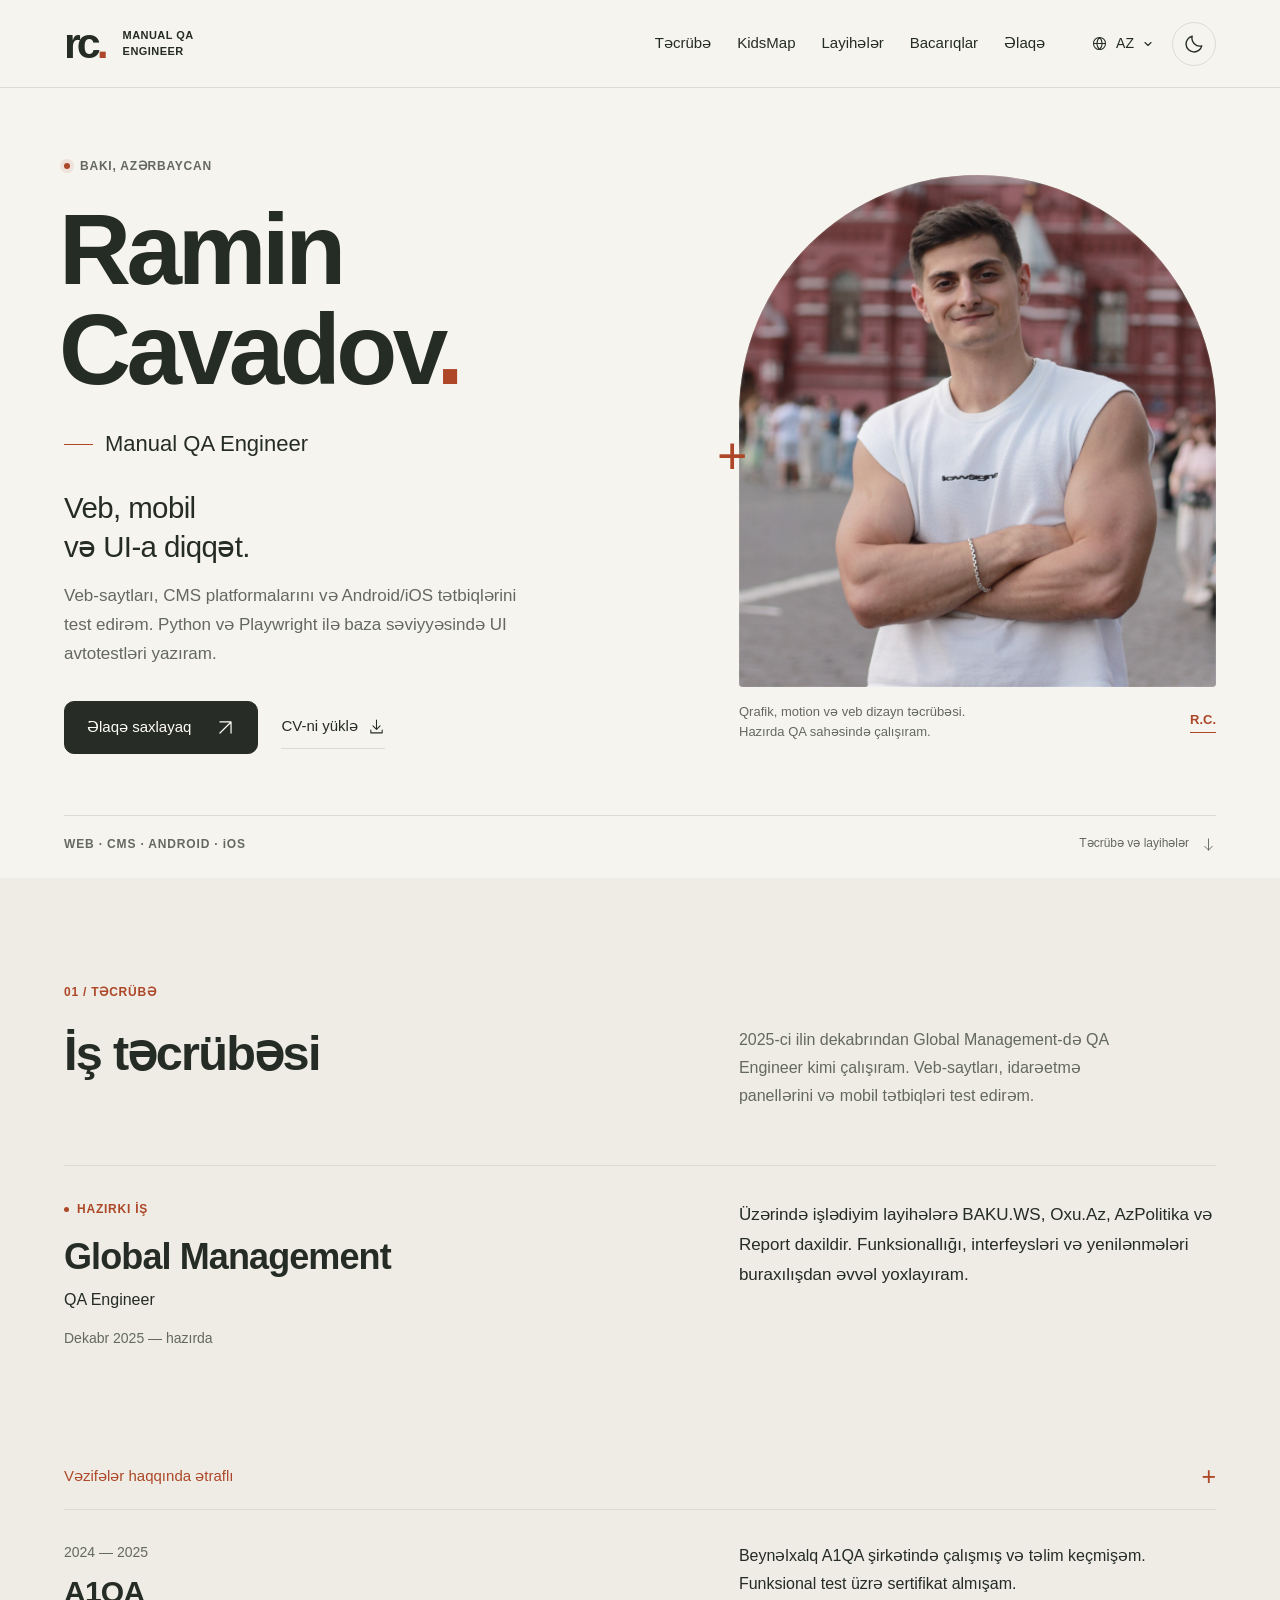
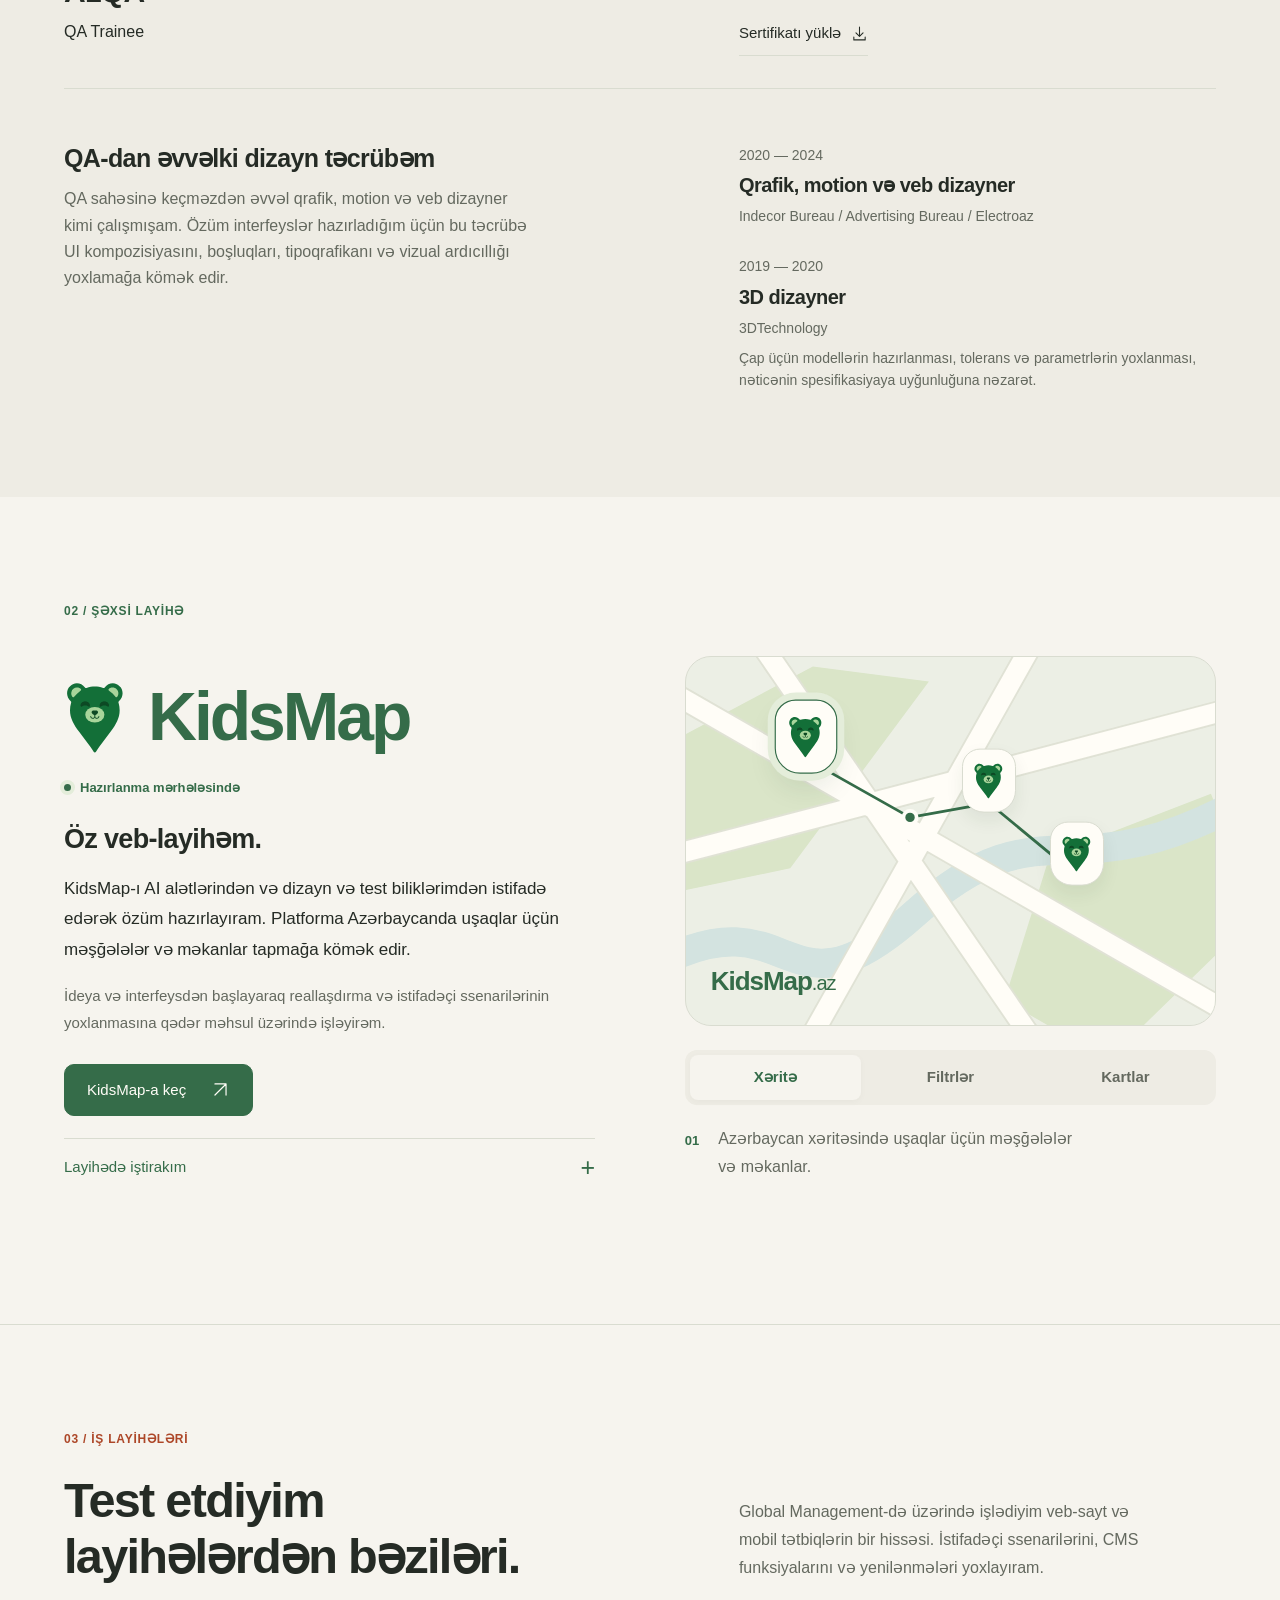
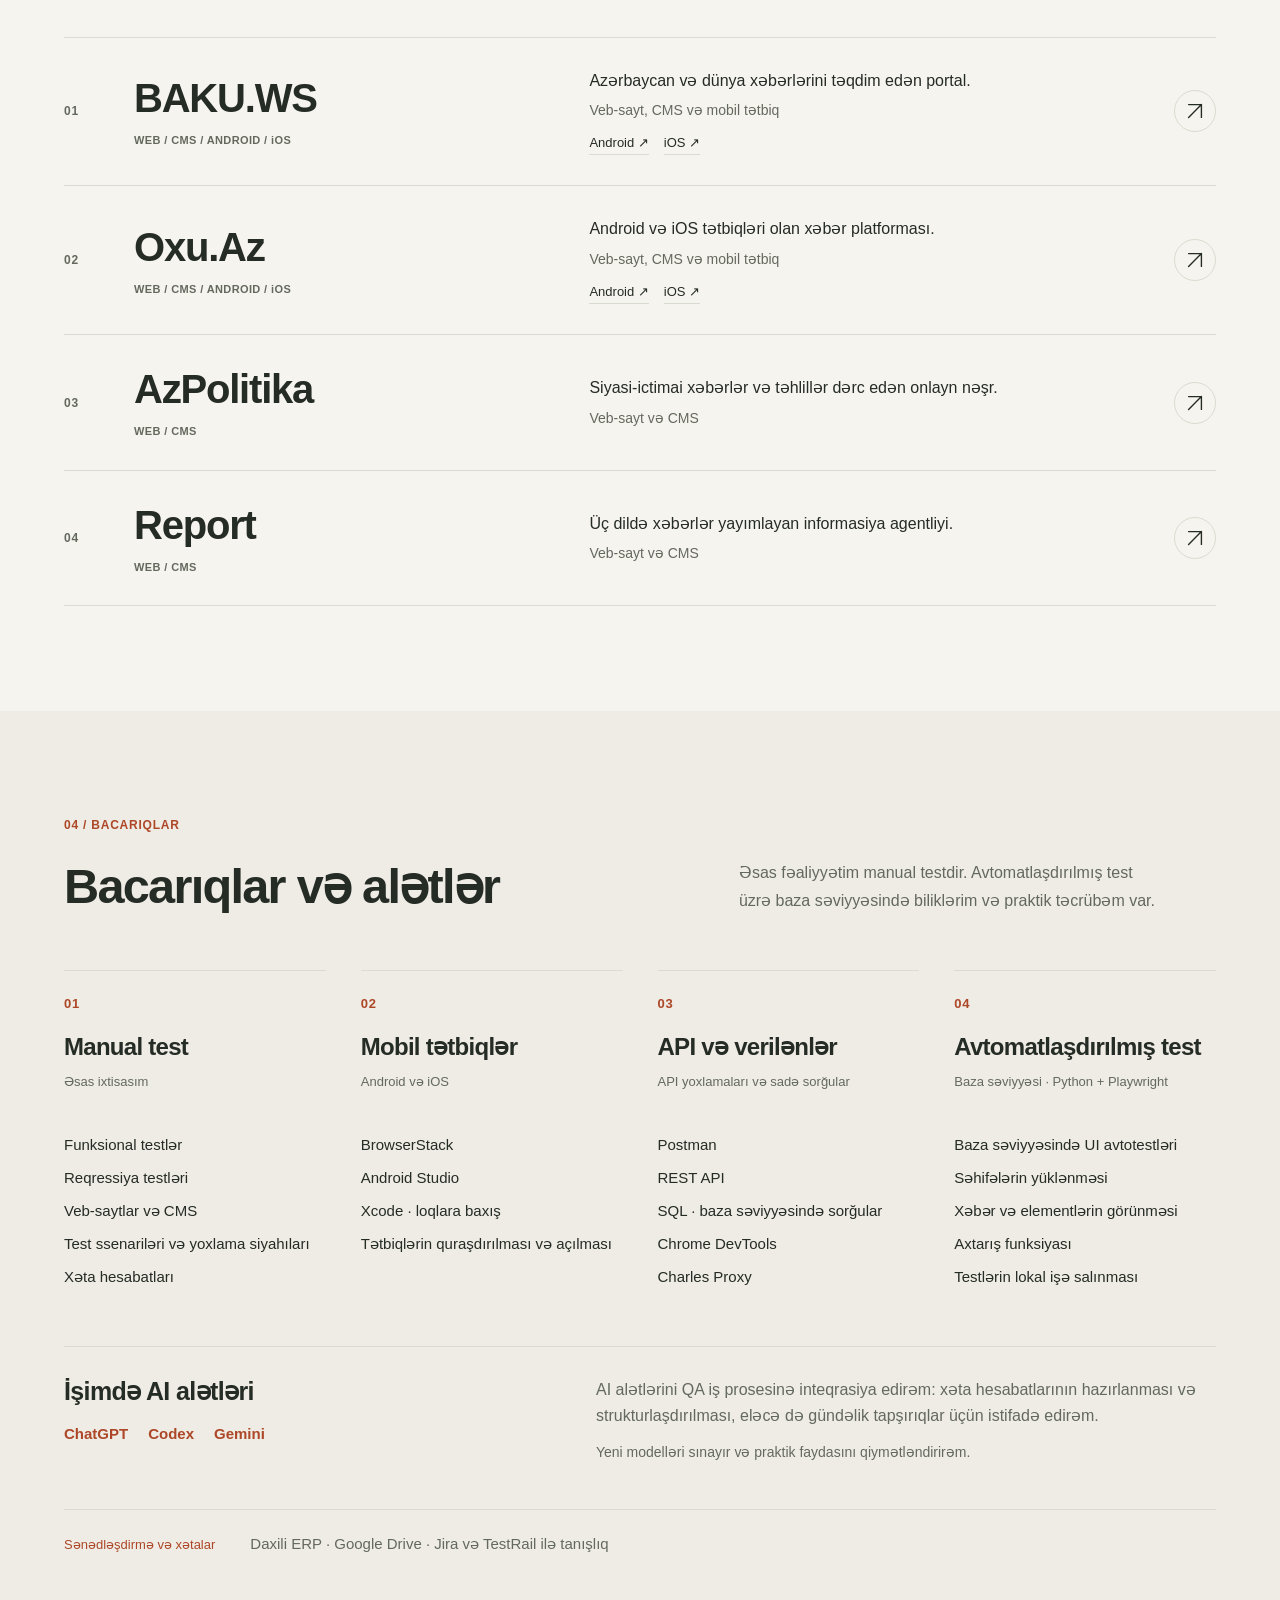
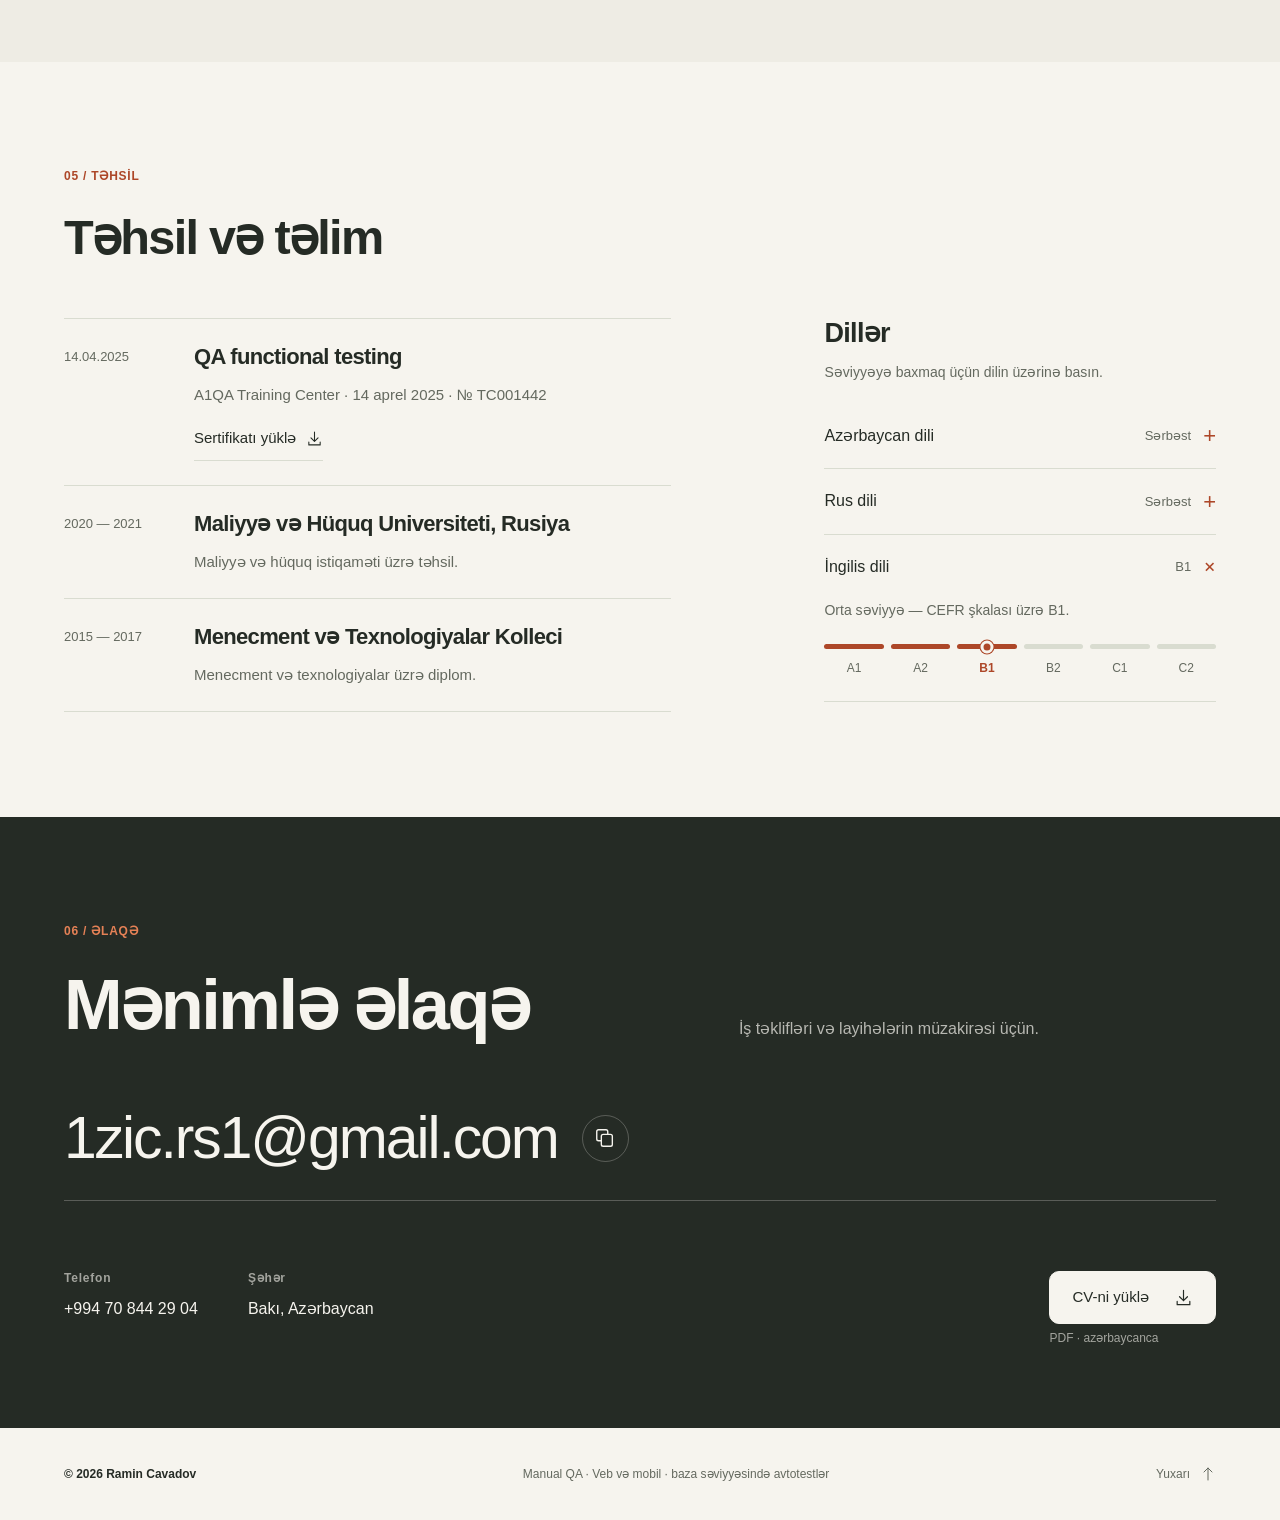
<file: index.html>
<!doctype html>
<html lang="az" data-theme="light">
<head>
  <meta charset="utf-8">
  <meta name="viewport" content="width=device-width, initial-scale=1">
  <meta name="theme-color" content="#f6f4ee">
  <meta name="description" content="Ramin Cavadov — Bakıda Manual QA Engineer. Veb-saytların, CMS və Android/iOS tətbiqlərinin test edilməsi. Python və Playwright ilə baza səviyyəsində avtomatlaşdırma.">
  <meta property="og:title" content="Ramin Cavadov — Manual QA Engineer">
  <meta property="og:description" content="Ramin Cavadov — Bakıda Manual QA Engineer. Veb-saytların, CMS və Android/iOS tətbiqlərinin test edilməsi. Python və Playwright ilə baza səviyyəsində avtomatlaşdırma.">
  <meta property="og:type" content="profile">
  <meta name="color-scheme" content="light dark">
  <title>Ramin Cavadov — Manual QA Engineer</title>
  <link rel="icon" href="assets/favicon.svg" type="image/svg+xml">
  <link rel="preload" href="assets/portrait.jpg" as="image">
  <link rel="stylesheet" href="styles.css">
  <script>
    try { const saved = localStorage.getItem('ramin-theme'); if (saved === 'dark' || saved === 'light') document.documentElement.dataset.theme = saved; } catch (_) {}
  </script>
  <script src="content.js" defer></script>
  <script src="app.js" defer></script>
</head>
<body>
  <a class="skip-link" href="#main">Məzmuna keç</a>
  <div class="reading-progress" aria-hidden="true"></div>
  <header class="site-header">
    <a class="wordmark" href="#home" aria-label="Ramin Cavadov — Səhifənin əvvəlinə"><span class="monogram">rc<span>.</span></span><span class="wordmark-caption">MANUAL QA ENGINEER</span></a>
    <nav id="primary-nav" aria-label="Əsas naviqasiya"></nav>
    <div class="header-tools">
      <details class="language-picker">
        <summary aria-label="Dil seçin"><svg viewBox="0 0 24 24" fill="none" aria-hidden="true"><circle cx="12" cy="12" r="8.5"/><path d="M3.5 12h17M12 3.5c5 5 5 12 0 17-5-5-5-12 0-17Z"/></svg><span class="current-language">AZ</span><svg class="chevron" viewBox="0 0 16 16" fill="none" aria-hidden="true"><path d="m4 6 4 4 4-4"/></svg></summary>
        <div class="language-options" aria-label="Dil seçin">
          <button type="button" data-lang="ru" lang="ru">Русский<span>RU</span></button>
          <button type="button" data-lang="en" lang="en">English<span>EN</span></button>
          <button type="button" data-lang="az" lang="az">Azərbaycanca<span>AZ</span></button>
        </div>
      </details>
      <button class="theme-toggle icon-button" type="button" aria-label="Qaranlıq mövzuya keç"><svg class="sun" viewBox="0 0 24 24" fill="none" aria-hidden="true"><circle cx="12" cy="12" r="4"/><path d="M12 2v2m0 16v2M2 12h2m16 0h2M5 5l1.5 1.5m11 11L19 19M5 19l1.5-1.5m11-11L19 5"/></svg><svg class="moon" viewBox="0 0 24 24" fill="none" aria-hidden="true"><path d="M20.5 14A8.7 8.7 0 0 1 10 3.5 8.7 8.7 0 1 0 20.5 14Z"/></svg></button>
      <button class="menu-toggle icon-button" type="button" aria-controls="primary-nav" aria-expanded="false" aria-label="Menyunu aç"><span></span><span></span></button>
    </div>
  </header>
  <main id="main" tabindex="-1">
    <noscript><div class="no-script"><h1>Ramin Cavadov</h1><p>Manual QA Engineer · Bakı, Azərbaycan</p><p>Web, CMS, Android / iOS · Python + Playwright</p><p><a href="mailto:1zic.rs1@gmail.com">1zic.rs1@gmail.com</a> · <a href="tel:+994708442904">+994 70 844 29 04</a></p><p>CV: <a href="downloads/Ramin-Cavadov-CV-RU.pdf">Русский</a> · <a href="downloads/Ramin-Cavadov-CV-EN.pdf">English</a> · <a href="downloads/Ramin-Cavadov-CV-AZ.pdf">Azərbaycanca</a></p></div></noscript>
  </main>
  <footer class="site-footer"></footer>
  <p id="announcer" class="sr-only" aria-live="polite" aria-atomic="true"></p>
</body>
</html>
</file>
<file: styles.css>
@charset "UTF-8";
:root{--paper:#f6f4ee;--paper-alt:#eeece4;--ink:#252b25;--muted:#64695f;--line:#d9dcd0;--accent:#ad4728;--accent-bright:#e58156;--button:#272d26;--button-text:#fffdf7;--photo-bg:#d7d5c9;--header:rgba(246,244,238,.94);--gap:clamp(24px,5vw,80px);--ease:cubic-bezier(.2,.7,.25,1);color-scheme:light}
:root[data-theme="dark"]{--paper:#1b201c;--paper-alt:#222922;--ink:#eeeede;--muted:#adb6a7;--line:#3b453a;--accent:#efa17d;--accent-bright:#e58156;--button:#eeeede;--button-text:#20271f;--photo-bg:#343c30;--header:rgba(27,32,28,.94);color-scheme:dark}
*,*::before,*::after{box-sizing:border-box}
html{scroll-behavior:smooth;scroll-padding-top:115px}
body{margin:0;background:var(--paper);color:var(--ink);font-family:Arial,"Helvetica Neue",sans-serif;-webkit-font-smoothing:antialiased;line-height:1.6;transition:background .35s,color .35s}
::selection{background:var(--accent);color:var(--paper)}
a{color:inherit;text-decoration:none}button,summary,a{-webkit-tap-highlight-color:transparent}button{font:inherit;color:inherit;cursor:pointer}button:disabled{cursor:default}button,summary{touch-action:manipulation}
button:focus-visible,a:focus-visible,summary:focus-visible{outline:2px solid var(--accent);outline-offset:6px;border-radius:2px}
h1,h2,h3,h4,p,figure{margin:0}h1,h2,h3,h4{font-weight:500;line-height:1.08;letter-spacing:-.045em}img{display:block;max-width:100%}ul{margin:0;padding:0;list-style:none}
svg{width:22px;height:22px;stroke:currentColor;stroke-width:1.5;stroke-linecap:round;stroke-linejoin:round;flex:none}
.sr-only{position:absolute;width:1px;height:1px;padding:0;margin:-1px;overflow:hidden;clip:rect(0,0,0,0);white-space:nowrap;border:0}
.skip-link{position:fixed;left:20px;top:12px;z-index:50;transform:translateY(-160%);padding:12px 20px;background:var(--ink);color:var(--paper)}.skip-link:focus{transform:none}
.reading-progress{position:fixed;inset:0 auto auto 0;width:100%;height:3px;background:var(--accent-bright);z-index:40;transform:scaleX(0);transform-origin:left;pointer-events:none}
.site-header{height:88px;padding:0 var(--gap);display:flex;align-items:center;justify-content:space-between;gap:28px;background:var(--header);backdrop-filter:blur(15px);position:sticky;top:0;z-index:30;border-bottom:1px solid var(--line)}
.wordmark{display:flex;align-items:center;gap:18px;flex-shrink:0}.monogram{font-size:43px;font-weight:700;letter-spacing:-4px;line-height:1}.monogram>span{color:var(--accent)}
.wordmark-caption,.eyebrow,.micro,.date,.tag,.project-platforms,.section-number{font-family:"Courier New",monospace;font-size:11px;font-weight:500;line-height:1.5;letter-spacing:.1em}.wordmark-caption{font-size:10px;max-width:100px;line-height:1.4}
#primary-nav{display:flex;align-items:center;gap:30px;margin-left:auto;margin-right:28px}#primary-nav>a{font-size:13px;position:relative;padding:14px 0}#primary-nav>a::after{content:"";position:absolute;bottom:8px;left:0;right:0;height:1px;background:var(--accent);transform:scaleX(0);transform-origin:left;transition:transform .25s}#primary-nav>a:hover::after,#primary-nav>a.active::after{transform:scaleX(1)}
.header-tools{display:flex;align-items:center;gap:18px}.icon-button{width:44px;height:44px;display:grid;place-items:center;border:0;background:transparent;border-radius:50%;transition:background .2s}.icon-button:hover{background:var(--paper-alt)}
.theme-toggle{position:relative;border:1px solid var(--line);overflow:hidden}.theme-toggle svg{position:absolute;transition:transform .4s var(--ease),opacity .3s}.theme-toggle .sun{opacity:0;transform:rotate(-90deg) scale(.4)}.theme-toggle .moon{opacity:1;transform:rotate(0) scale(1)}[data-theme="dark"] .theme-toggle .sun{opacity:1;transform:rotate(0) scale(1)}[data-theme="dark"] .theme-toggle .moon{opacity:0;transform:rotate(90deg) scale(.4)}
.language-picker{position:relative}.language-picker summary{display:flex;align-items:center;gap:8px;cursor:pointer;list-style:none;font-size:12px;min-height:44px}.language-picker summary::-webkit-details-marker{display:none}.language-picker summary>svg:first-child{width:17px;height:17px}.chevron{width:12px;height:12px;transition:transform .2s}.language-picker[open] .chevron{transform:rotate(180deg)}.language-options{position:absolute;right:-12px;top:calc(100% + 13px);width:190px;padding:8px;border:1px solid var(--line);background:var(--paper);box-shadow:0 10px 35px #00000012;border-radius:8px;animation:drop-in .2s var(--ease)}.language-options button{background:transparent;border:0;display:flex;justify-content:space-between;width:100%;padding:12px;font-size:13px;text-align:left;border-radius:4px;gap:12px}.language-options button>span{font-size:10px;opacity:.6}.language-options button:hover,.language-options button[aria-pressed="true"]{background:var(--paper-alt);color:var(--accent)}
.menu-toggle{display:none}
.hero{position:relative;min-height:min(790px,calc(100svh - 88px));padding:55px var(--gap) 24px;display:flex;flex-direction:column;justify-content:space-between;overflow:hidden}
.hero-grid{display:grid;grid-template-columns:1.2fr 1fr;align-items:center;gap:clamp(40px,8vw,125px);max-width:1480px;width:100%;margin:auto}.hero-copy{padding:10px 0 30px}.hero .eyebrow{display:flex;align-items:center;gap:10px;color:var(--muted);margin-bottom:25px}.location-dot{display:inline-block;width:6px;height:6px;border-radius:50%;background:var(--accent);box-shadow:0 0 0 4px color-mix(in srgb,var(--accent) 10%,transparent)}
.hero h1{font-size:clamp(64px,7.8vw,120px);letter-spacing:-.075em;line-height:.94;font-weight:500;margin-left:-5px}.hero h1>span{display:block}.accent-dot{color:var(--accent);display:inline}.hero-role{font-size:20px;letter-spacing:-.025em;margin-top:27px;display:flex;align-items:center;gap:12px}.hero-role::before{content:"";display:block;width:29px;height:1px;background:var(--accent)}.hero-statement{font-size:clamp(20px,2.1vw,28px);letter-spacing:-.035em;line-height:1.35;margin-top:25px;max-width:530px}.hero-intro{font-size:15px;max-width:415px;color:var(--muted);margin-top:15px;line-height:1.65}
.hero-actions{display:flex;gap:23px;align-items:center;margin-top:32px;flex-wrap:wrap}.button{display:inline-flex;gap:25px;align-items:center;justify-content:center;min-height:53px;padding:13px 23px;border:1px solid var(--button);background:var(--button);color:var(--button-text);font-size:13px;border-radius:3px;position:relative;overflow:hidden;transition:transform .25s var(--ease),background .25s,border-color .25s}.button svg{width:19px;height:19px;transition:transform .25s}.button:hover{transform:translateY(-3px);background:var(--accent);border-color:var(--accent);color:var(--paper)}.button:hover svg{transform:translate(2px,-2px)}.button.download:hover svg{transform:translateY(3px)}.text-link{display:inline-flex;align-items:center;gap:10px;min-height:44px;border-bottom:1px solid var(--line);font-size:13px;transition:border-color .2s}.text-link:hover{border-color:var(--accent);color:var(--accent)}.text-link svg{width:17px;height:17px}.download-wrap{display:flex;align-items:center;gap:14px}.download-note{font-size:10px;color:var(--muted);margin-top:5px}
.hero-visual{position:relative;max-width:500px;width:100%;justify-self:end;margin-bottom:15px}.portrait-frame{overflow:hidden;border-radius:250px 250px 4px 4px;background:var(--photo-bg);height:clamp(380px,40vw,570px);position:relative}.portrait-frame img{width:100%;height:100%;object-fit:cover;object-position:50% 44%;filter:saturate(.78);transition:transform 1.2s var(--ease)}.portrait-frame:hover img{transform:scale(1.035)}.portrait-frame::after{content:"";position:absolute;inset:0;box-shadow:inset 0 0 0 1px #ffffff15;border-radius:inherit;pointer-events:none}.portrait-cross{position:absolute;left:-22px;top:45%;font-size:52px;color:var(--accent);font-weight:300;line-height:1;z-index:1}.portrait-caption{display:flex;justify-content:space-between;align-items:center;padding:15px 0 0;font-size:11px;line-height:1.5;color:var(--muted);gap:20px}.portrait-caption>span:last-child{color:var(--accent);font-family:"Courier New",monospace;font-size:11px;border-bottom:1px solid var(--accent);padding-bottom:3px}
.hero-bottom{display:flex;justify-content:space-between;align-items:center;gap:20px;margin-top:28px;border-top:1px solid var(--line);padding-top:18px;color:var(--muted)}.hero-bottom>a{font-size:11px;display:flex;gap:12px;align-items:center}.hero-bottom svg{width:15px;height:15px}
.section{padding:105px var(--gap);scroll-margin-top:20px}.section-inner{max-width:1480px;margin:0 auto}.section-heading{display:grid;grid-template-columns:1.2fr 1fr;column-gap:clamp(40px,8vw,125px);margin-bottom:52px}.section-heading .eyebrow{grid-column:1/-1;margin-bottom:25px;color:var(--accent)}.section h2{font-size:clamp(34px,3.6vw,58px);line-height:1.12;max-width:780px;letter-spacing:-.055em}.section-heading>p:last-child{color:var(--muted);max-width:420px;align-self:end;font-size:15px;line-height:1.75;padding-bottom:3px}.experience-section{background:var(--paper-alt)}
.job{display:grid;grid-template-columns:1.2fr 1fr;gap:clamp(40px,8vw,125px);padding:34px 0 0;border-top:1px solid var(--line)}.tag{display:flex;align-items:center;gap:8px;color:var(--accent);font-size:10px}.tag::before{content:"";width:5px;height:5px;border-radius:50%;background:var(--accent)}.job h3{font-size:36px;margin-top:18px;letter-spacing:-.04em}.job-role{margin-top:10px;font-size:16px}.date{color:var(--muted);letter-spacing:.03em;margin-top:15px}.job-summary{font-size:16px;line-height:1.75}.job-details{grid-column:1/-1;border-bottom:1px solid var(--line);margin-top:-8px}.job-details>summary{display:flex;gap:12px;justify-content:space-between;align-items:center;cursor:pointer;list-style:none;font-size:13px;padding:20px 0;color:var(--accent);min-height:56px}.job-details summary::-webkit-details-marker{display:none}.detail-symbol{font-size:25px;line-height:1;font-weight:300;transition:transform .25s}.job-details[open] .detail-symbol{transform:rotate(45deg)}.responsibilities{display:grid;grid-template-columns:1fr 1fr;gap:20px 55px;padding:4px 0 32px}.responsibilities li{padding-left:19px;position:relative;font-size:14px;line-height:1.75;color:var(--muted)}.responsibilities li::before{content:"";position:absolute;left:0;top:11px;width:5px;height:5px;background:var(--accent);border-radius:50%}
.previous-block{display:grid;grid-template-columns:1.2fr 1fr;gap:clamp(40px,8vw,125px);margin-top:55px}.previous-block h3{font-size:22px}.previous-block>div:first-child>p{font-size:14px;color:var(--muted);max-width:410px;margin-top:14px}.previous-job+.previous-job{margin-top:28px}.previous-job .date{margin-top:0;margin-bottom:8px}.previous-job h4{font-size:18px;letter-spacing:-.025em}.previous-job p{font-size:12px;color:var(--muted);line-height:1.6;margin-top:8px}
.project-row{display:grid;grid-template-columns:45px 1fr 1.3fr 42px;gap:25px;align-items:center;padding:30px 0;border-top:1px solid var(--line);position:relative;transition:padding .3s var(--ease)}.project-row:last-child{border-bottom:1px solid var(--line)}.project-row:hover{padding-left:12px;padding-right:12px}.section-number{color:var(--muted);font-size:10px}.project-name{font-size:40px;letter-spacing:-.06em;font-weight:600;line-height:1.2;display:inline-block}.project-name:hover{color:var(--accent)}.project-platforms{font-size:9px;color:var(--muted);letter-spacing:.045em;margin-top:10px}.project-description{font-size:14px}.project-scope{font-size:12px;color:var(--muted);margin-top:5px}.project-links{display:flex;gap:15px;margin-top:9px;font-size:11px}.project-links a{border-bottom:1px solid var(--line);line-height:1.8}.project-links a:hover{border-color:var(--accent);color:var(--accent)}.project-arrow{width:42px;height:42px;display:grid;place-items:center;border:1px solid var(--line);border-radius:50%;transition:background .25s,transform .25s}.project-arrow:hover{background:var(--accent);color:var(--paper);border-color:var(--accent);transform:rotate(5deg)}
.skills-section{background:var(--paper-alt)}.skills-grid{display:grid;grid-template-columns:repeat(4,1fr);gap:35px}.skill-group{border-top:1px solid var(--line);padding-top:22px}.skill-index{color:var(--accent);font-size:12px;font-family:"Courier New",monospace;display:block;margin-bottom:18px}.skill-group h3{font-size:22px;letter-spacing:-.03em;line-height:1.2}.skill-note{font-size:11px;color:var(--muted);min-height:34px;margin:10px 0 19px}.skill-group ul li{font-size:13px;margin:9px 0;line-height:1.6}.workflow{display:flex;gap:35px;border-top:1px solid var(--line);margin-top:45px;padding-top:22px;align-items:baseline}.workflow>span{font-size:11px;white-space:nowrap;color:var(--accent)}.workflow p{font-size:13px;color:var(--muted)}
.education-layout{display:grid;grid-template-columns:1.55fr 1fr;gap:clamp(50px,12vw,185px)}.education-row{display:grid;grid-template-columns:105px 1fr;gap:25px;padding:24px 0;border-top:1px solid var(--line)}.education-row:last-child{border-bottom:1px solid var(--line)}.education-row .date{margin-top:3px;font-size:10px}.education-row h3{font-size:20px;line-height:1.3;letter-spacing:-.03em}.education-row p{font-size:13px;color:var(--muted);margin-top:10px;line-height:1.7}.languages h3{font-size:24px;margin-bottom:28px}.language-row{display:flex;justify-content:space-between;gap:15px;border-bottom:1px solid var(--line);padding:17px 0;font-size:14px}.language-row>span:last-child{color:var(--muted);font-size:12px}
.contact-section{background:var(--ink);color:var(--paper);padding-bottom:80px}.contact-section .section-heading{margin-bottom:55px}.contact-section .eyebrow{color:var(--accent-bright)}.contact-section h2{font-size:clamp(46px,5.5vw,86px)}.contact-section .section-heading>p:last-child{color:var(--paper);opacity:.7;max-width:320px}.contact-section .button{--button:var(--paper);--button-text:var(--ink);margin-top:27px}.contact-section .button:hover{color:#20251f;background:var(--accent-bright);border-color:var(--accent-bright)}.contact-email-row{display:flex;align-items:center;gap:24px;border-bottom:1px solid color-mix(in srgb,var(--paper) 25%,transparent);padding-bottom:25px}.contact-email{font-size:clamp(22px,4.6vw,72px);line-height:1.25;letter-spacing:-.06em;overflow-wrap:anywhere;transition:color .2s}.contact-email:hover{color:var(--accent-bright)}.copy-email{color:var(--paper);border:1px solid color-mix(in srgb,var(--paper) 25%,transparent);flex-shrink:0;width:47px;height:47px}.copy-email:hover{background:color-mix(in srgb,var(--paper) 10%,transparent)}.copy-feedback{min-height:28px;padding-top:6px;color:var(--accent-bright);font-size:12px}.contact-bottom{display:flex;align-items:center;justify-content:space-between;gap:30px;padding-top:15px}.contact-info{display:flex;gap:50px}.contact-info .micro{font-size:10px;opacity:.6;display:block;margin-bottom:9px}.contact-info p,.contact-info a{font-size:14px}.contact-bottom .download-note{color:var(--paper);opacity:.6}
.site-footer{display:flex;align-items:center;justify-content:space-between;padding:24px var(--gap);font-size:11px;color:var(--muted);gap:20px}.site-footer .footer-back{display:flex;align-items:center;gap:10px;min-height:44px}.site-footer svg{width:16px;height:16px}.footer-signature{font-weight:600;color:var(--ink)}
[data-theme="dark"] .contact-section{--paper:#eeeede;--ink:#111711}
.reveal{opacity:1;transform:none}.motion-ready .reveal:not(.is-visible){opacity:0;transform:translateY(24px)}.motion-ready .reveal{transition:opacity .65s var(--ease),transform .65s var(--ease)}.hero-copy>*{animation:hero-in .8s var(--ease) both}.hero-copy>:nth-child(2){animation-delay:.06s}.hero-copy>:nth-child(3){animation-delay:.12s}.hero-copy>:nth-child(4){animation-delay:.18s}.hero-copy>:nth-child(5){animation-delay:.24s}.hero-copy>:nth-child(6){animation-delay:.3s}.hero-visual{animation:portrait-in 1s var(--ease) .15s both}
@keyframes hero-in{from{opacity:0;transform:translateY(22px)}to{opacity:1;transform:none}}@keyframes portrait-in{from{opacity:0;transform:translateY(25px) scale(.97)}to{opacity:1;transform:none}}@keyframes drop-in{from{opacity:0;transform:translateY(-5px)}to{opacity:1;transform:none}}
.no-script{padding:80px var(--gap);max-width:850px}.no-script h1{font-size:64px;margin-bottom:30px}.no-script p{margin:15px 0}.no-script a{text-decoration:underline}
@media(min-width:1700px){.site-header,.site-footer{padding-left:max(var(--gap),calc((100vw - 1480px)/2));padding-right:max(var(--gap),calc((100vw - 1480px)/2))}}
@media(max-width:1150px){#primary-nav{gap:20px;margin-right:12px}.wordmark-caption{display:none}.hero-grid,.section-heading,.job,.previous-block{column-gap:55px}.hero h1{font-size:clamp(65px,8.2vw,100px)}.hero-statement{font-size:22px}.hero-intro{font-size:14px}.hero{padding-top:40px;min-height:690px}.portrait-frame{height:440px}.hero-actions{gap:18px}.skills-grid{gap:24px}.skill-group h3{font-size:19px}.project-row{grid-template-columns:30px .85fr 1.3fr 40px}.project-name{font-size:34px}}
@media(max-width:850px){.site-header{height:76px;gap:20px}.header-tools{gap:12px}#primary-nav{gap:18px;margin-right:0}#primary-nav>a{font-size:12px}.hero-grid{gap:35px}.hero h1{font-size:71px}.hero-statement{font-size:20px}.hero-intro{font-size:13px}.hero .eyebrow{font-size:9px;margin-bottom:22px}.hero-role{font-size:17px}.hero-actions{gap:12px}.button{padding:12px 16px;gap:14px;font-size:12px}.text-link{font-size:12px}.portrait-frame{height:425px}.hero{min-height:650px;padding-top:30px}.hero-bottom .micro{font-size:9px}.section{padding-top:80px;padding-bottom:80px}.section-heading,.job,.previous-block{gap:30px}.section h2{font-size:38px}.section-heading>p:last-child{font-size:13px}.skills-grid{grid-template-columns:1fr 1fr;gap:35px}.skill-note{min-height:0}.skill-group h3{font-size:23px}.project-row{grid-template-columns:25px 1fr 1.2fr 35px;gap:15px}.project-name{font-size:28px}.project-description{font-size:12px}.education-layout{gap:45px;grid-template-columns:1.5fr 1fr}.education-row{grid-template-columns:1fr;gap:8px}.contact-section h2{font-size:55px}.contact-info{gap:30px}.contact-bottom{gap:20px}.contact-info p,.contact-info a{font-size:12px}}
@media(max-width:680px){:root{--gap:24px}html{scroll-padding-top:92px}.site-header{height:72px}.monogram{font-size:38px}.wordmark-caption{display:block;font-size:8px;max-width:78px}.header-tools{gap:11px}.language-picker summary{gap:6px}.language-picker summary>svg:first-child{display:none}.icon-button{width:40px;height:40px}.menu-toggle{display:flex;flex-direction:column;justify-content:center;gap:5px;position:relative}.menu-toggle span{width:18px;height:1px;background:var(--ink);transition:transform .25s}.menu-toggle[aria-expanded="true"] span:first-child{transform:translateY(3px) rotate(45deg)}.menu-toggle[aria-expanded="true"] span:last-child{transform:translateY(-3px) rotate(-45deg)}#primary-nav{display:none;position:absolute;top:71px;left:0;right:0;background:var(--paper);padding:18px var(--gap) 25px;border-bottom:1px solid var(--line);box-shadow:0 15px 20px #00000008;flex-direction:column;align-items:stretch;gap:0}#primary-nav.is-open{display:flex;animation:drop-in .2s}#primary-nav>a{font-size:18px;padding:13px 0}.language-options{top:calc(100% + 12px);right:-60px;z-index:2}.hero{min-height:auto;padding-top:32px}.hero-grid{grid-template-columns:1fr 132px;gap:14px;position:relative;align-items:start}.hero-copy{display:contents}.hero .eyebrow{grid-column:1/-1;margin-bottom:0;font-size:10px;padding:0;animation:none}.hero h1{font-size:clamp(53px,9.8vw,67px);grid-column:1;grid-row:2;line-height:.98;margin-left:-2px;padding:16px 0 6px;align-self:center}.hero-role{grid-column:1/-1;grid-row:3;margin-top:12px;font-size:17px}.hero-statement{grid-column:1/-1;grid-row:4;margin-top:12px;font-size:25px;max-width:390px}.hero-intro{grid-column:1/-1;grid-row:5;font-size:14px;margin-top:0;max-width:410px}.hero-actions{grid-column:1/-1;grid-row:6;margin-top:8px;gap:24px;margin-bottom:16px}.hero-actions .button{font-size:12px;padding:13px 18px;min-height:49px}.hero-actions .text-link{font-size:12px}.hero-visual{grid-column:2;grid-row:2;margin:8px 0 0;align-self:center;width:132px}.portrait-frame{height:172px;border-radius:90px 90px 3px 3px}.portrait-frame img{object-position:50% 40%}.portrait-cross{font-size:30px;left:-11px;top:60%}.portrait-caption{display:none}.hero-bottom{margin-top:25px;padding-top:16px;gap:10px}.hero-bottom .micro{font-size:8px;letter-spacing:.03em}.hero-bottom>a{font-size:0;gap:0}.hero-bottom>a svg{width:18px;height:18px}.section{padding:64px var(--gap)}.section-heading{display:block;margin-bottom:32px}.section-heading .eyebrow{margin-bottom:20px;font-size:10px}.section h2{font-size:36px}.section-heading>p:last-child{margin-top:23px;font-size:14px;max-width:none}.job{display:block;padding-top:25px}.job h3{font-size:31px}.job-role{font-size:15px}.job .date{font-size:11px}.job-summary{font-size:14px;margin-top:24px}.job-details{margin-top:20px}.responsibilities{grid-template-columns:1fr;gap:14px;padding-bottom:25px}.responsibilities li{font-size:13px}.previous-block{display:block;margin-top:35px}.previous-block>div:first-child>p{font-size:13px;margin-bottom:28px}.previous-job h4{font-size:18px}.previous-job+.previous-job{margin-top:25px}.project-row{grid-template-columns:22px 1fr 38px;gap:13px;padding:25px 0}.project-name{font-size:34px}.project-platforms{font-size:8px;margin-top:7px}.project-detail{grid-column:2;grid-row:2}.project-description{font-size:13px}.project-scope{font-size:11px}.project-arrow{grid-column:3;grid-row:1;width:38px;height:38px}.project-row:hover{padding-left:0;padding-right:0}.project-row>.section-number{align-self:center}.project-links{margin-top:11px;gap:20px}.project-links a{min-height:32px;display:inline-flex;align-items:center}.skills-grid{gap:30px 24px}.skill-group{padding-top:18px}.skill-group h3{font-size:19px}.skill-group ul li{font-size:12px}.skill-index{margin-bottom:12px}.skill-note{font-size:10px;line-height:1.7;margin:10px 0 15px}.workflow{display:block;margin-top:30px}.workflow>span{white-space:normal}.workflow p{margin-top:8px;font-size:12px}.education-layout{display:block}.education-row{grid-template-columns:1fr;gap:8px;padding:21px 0}.education-row h3{font-size:19px}.education-row p{font-size:13px}.languages{margin-top:38px}.languages h3{font-size:22px;margin-bottom:12px}.language-row{padding:15px 0}.contact-section h2{font-size:49px}.contact-section .section-heading>p:last-child{margin-top:20px;max-width:none}.contact-section .section-heading{margin-bottom:30px}.contact-email-row{gap:12px;padding-bottom:22px}.contact-email{font-size:clamp(22px,6.7vw,39px);letter-spacing:-.055em}.copy-email{width:37px;height:37px}.copy-email svg{width:17px;height:17px}.contact-bottom{display:block;padding-top:8px}.contact-info{justify-content:space-between;gap:22px}.contact-info p,.contact-info a{font-size:12px}.contact-bottom .download-wrap{margin-top:22px}.contact-section .button{margin-top:0}.site-footer{padding-top:17px;padding-bottom:17px;align-items:flex-start;font-size:10px}.footer-message{display:none}.site-footer .footer-back{min-height:30px}.footer-signature{padding-top:8px}}
@media(min-width:681px) and (max-height:800px){.hero{min-height:calc(100svh - 88px);padding-top:22px;padding-bottom:16px}.hero-copy{padding:0 0 12px}.hero h1{font-size:clamp(65px,7vw,95px)}.hero .eyebrow{margin-bottom:16px}.hero-role{margin-top:20px}.hero-statement{margin-top:20px;font-size:23px}.hero-intro{margin-top:12px}.hero-actions{margin-top:24px}.portrait-frame{height:clamp(330px,calc(100svh - 260px),445px)}.hero-bottom{margin-top:16px;padding-top:13px}}
@media(max-width:360px){:root{--gap:18px}.wordmark-caption{display:none}.hero-grid{grid-template-columns:1fr 104px}.hero-visual{width:104px}.portrait-frame{height:147px}.hero h1{font-size:clamp(44px,14vw,51px)}.hero-statement{font-size:23px}.hero-actions{gap:18px}.skills-grid{grid-template-columns:1fr}.skill-group h3{font-size:22px}.contact-info{display:block}.contact-info>div+div{margin-top:20px}.contact-email{font-size:22px}}
@media(max-width:360px){.contact-section h2{font-size:42px}}
/* Softer typography and a distinct, interactive personal-project section. */
body{font-family:"Segoe UI Variable","Segoe UI",-apple-system,BlinkMacSystemFont,sans-serif;font-size:16px;line-height:1.65}
h1,h2,h3,h4{font-weight:600;letter-spacing:-.025em;line-height:1.14}
.wordmark-caption,.eyebrow,.micro,.date,.tag,.project-platforms,.section-number,.skill-index{font-family:inherit;font-size:12px;letter-spacing:.065em;font-weight:600}
.wordmark-caption{font-size:11px;letter-spacing:.04em}
#primary-nav{gap:26px;margin-right:18px}#primary-nav>a{font-size:15px}
.language-picker summary,.language-options button{font-size:14px}.language-options button>span{font-size:11px}
.hero h1{font-weight:600;letter-spacing:-.045em;line-height:1;font-size:clamp(66px,7.8vw,110px)}
.hero-role{font-size:22px;letter-spacing:0}.hero-statement{font-size:clamp(25px,2.3vw,33px);letter-spacing:-.02em;line-height:1.35}
.hero-intro{font-size:17px;line-height:1.7;max-width:470px}.hero .eyebrow{font-size:12px}
.button{font-size:15px;border-radius:10px;min-height:52px;padding:13px 22px;isolation:isolate}
.button::before{content:"";position:absolute;inset:0;background:linear-gradient(110deg,transparent 20%,#ffffff24 50%,transparent 80%);transform:translateX(-110%);transition:transform .65s var(--ease);z-index:-1;pointer-events:none}
.button:hover::before,.button:focus-visible::before{transform:translateX(110%)}
.text-link{font-size:15px}.portrait-caption,.portrait-caption>span:last-child{font-size:13px;font-family:inherit}.portrait-caption>span:last-child{font-weight:600}
.hero-bottom .micro,.hero-bottom>a{font-size:12px}.hero-bottom .micro{letter-spacing:.07em}
.section h2{font-size:clamp(36px,3.8vw,59px);font-weight:600;letter-spacing:-.035em;line-height:1.15}
.section-heading>p:last-child{font-size:16px;line-height:1.75}.section-heading .eyebrow{font-size:12px}
.job h3{letter-spacing:-.025em}.job .date,.date{font-size:14px;letter-spacing:0;font-weight:400}.tag{font-size:12px}
.job-summary{font-size:17px}.job-details>summary{font-size:15px}.responsibilities li{font-size:16px}
.previous-block h3{font-size:25px}.previous-block>div:first-child>p{font-size:16px;max-width:470px}
.previous-job h4{font-size:20px}.previous-job p{font-size:14px}.previous-job .date{font-size:14px}
.project-name{font-size:40px;letter-spacing:-.03em}.project-platforms{font-size:11px;letter-spacing:.035em}
.project-description{font-size:16px}.project-scope{font-size:14px}.project-links{font-size:13px}.section-number{font-size:12px}
.skill-group h3{font-size:24px;line-height:1.2;overflow-wrap:break-word}.skill-note{font-size:13px;line-height:1.6;min-height:42px}.skill-group ul li{font-size:15px}.skill-index{font-size:13px}
.workflow>span{font-size:13px}.workflow p{font-size:15px}
.ai-workflow{display:grid;grid-template-columns:1fr 1.3fr;gap:55px;margin-top:48px;border-top:1px solid var(--line);padding-top:30px}
.ai-workflow h3{font-size:25px}.ai-workflow p{font-size:16px;color:var(--muted)}.ai-tools{display:flex;flex-wrap:wrap;gap:10px 20px;margin-top:17px;font-size:15px;font-weight:600;color:var(--accent)}
.ai-workflow .ai-note{font-size:14px;margin-top:12px}
.education-row .date{font-size:13px}.education-row h3{font-size:22px}.education-row p{font-size:15px}
.contact-section h2{font-size:clamp(42px,5.5vw,82px)}.contact-email{letter-spacing:-.035em}
.contact-info .micro{font-size:12px}.contact-info p,.contact-info a{font-size:16px}.download-note,.copy-feedback{font-size:12px}.site-footer{font-size:12px}

.personal-section{--kids-accent:#356c49;--kids-soft:#e4edda;--map-paper:#ecefe5;--map-park:#dae5c8;--map-water:#d3e3e0;--map-road:#fffdf7;--map-road-border:#e0e2d5;border-bottom:1px solid var(--line)}
[data-theme="dark"] .personal-section{--kids-accent:#a6d687;--kids-soft:#2f422d;--map-paper:#283529;--map-park:#344a31;--map-water:#2e4645;--map-road:#475446;--map-road-border:#202d23}
.personal-section>.section-inner>.eyebrow{color:var(--kids-accent);margin-bottom:36px}
.personal-layout{display:grid;grid-template-columns:1fr 1fr;gap:clamp(40px,7vw,108px);align-items:center}
.kids-brand{display:flex;align-items:center;gap:20px}.kids-brand>img{width:64px;height:76px;object-fit:contain;flex-shrink:0}
.section .kids-brand h2{font-size:clamp(52px,5.3vw,82px);letter-spacing:-.045em;line-height:1.1;color:var(--kids-accent)}
.development-status{display:inline-flex;align-items:center;gap:9px;font-size:13px;color:var(--kids-accent);font-weight:600;margin-top:22px}
.development-status>span{width:7px;height:7px;background:currentColor;border-radius:50%;box-shadow:0 0 0 4px var(--kids-soft)}
.personal-copy.is-visible .development-status>span{animation:status-breathe 1.8s ease-out 2}
.personal-copy h3{font-size:27px;line-height:1.3;margin-top:22px}.personal-description{font-size:17px;line-height:1.8;margin-top:17px}
.personal-contribution{font-size:15px;line-height:1.8;color:var(--muted);margin-top:16px}.kids-cta{margin-top:28px;--button:var(--kids-accent);--button-text:#fffdf7}
[data-theme="dark"] .kids-cta{--button-text:#1c291d}.kids-cta:hover{background:var(--ink);border-color:var(--ink);color:var(--paper)}
.personal-details{margin-top:22px;border-top:1px solid var(--line)}.personal-details>summary{cursor:pointer;display:flex;align-items:center;justify-content:space-between;gap:15px;list-style:none;font-size:15px;min-height:56px;color:var(--kids-accent)}
.personal-details>summary::-webkit-details-marker{display:none}.personal-details[open] .detail-symbol{transform:rotate(45deg)}
.personal-details>p{font-size:15px;color:var(--muted);padding:0 0 15px;line-height:1.75}
.personal-details[open]>p,.job-details[open] .responsibilities,.language-profile[open] .language-description{animation:detail-in .3s var(--ease)}
.kids-showcase{min-width:0}.kids-map-visual{position:relative;aspect-ratio:560/390;border-radius:26px;overflow:hidden;background:var(--map-paper);border:1px solid var(--line)}
.map-drawing{display:block;width:100%;height:100%;stroke:none;stroke-width:0}
.map-pin{position:absolute;width:54px;height:64px;display:grid;place-items:center;background:var(--map-road);border:1px solid var(--line);border-radius:18px 18px 22px 22px;transform:translate(-50%,-85%);box-shadow:0 8px 18px #18372012;transition:transform .45s var(--ease),box-shadow .4s,border-color .4s}
.map-pin img{width:32px;height:40px;object-fit:contain}.map-pin-0{left:22.7%;top:27.7%}.map-pin-1{left:57.3%;top:39.7%}.map-pin-2{left:73.9%;top:59.5%}
[data-kids-state="0"] .map-pin-0,[data-kids-state="1"] .map-pin-1,[data-kids-state="2"] .map-pin-2{transform:translate(-50%,-85%) scale(1.16);border-color:var(--kids-accent);box-shadow:0 0 0 6px var(--kids-soft),0 12px 24px #18372018}
.map-wordmark{position:absolute;bottom:22px;left:25px;font-weight:700;font-size:26px;color:var(--kids-accent);letter-spacing:-.04em}.map-wordmark>span{font-weight:400;font-size:20px}
.kids-showcase.is-visible .map-route{animation:draw-route 1.6s var(--ease) both}
.kids-feature-tabs{display:flex;margin-top:24px;padding:5px;background:var(--paper-alt);border-radius:12px;gap:4px}
.kids-feature-tab{flex:1;min-width:0;min-height:45px;padding:8px 12px;border:0;background:transparent;color:var(--muted);font-size:15px;font-weight:600;border-radius:8px;transition:background .25s,color .25s,box-shadow .25s}
.kids-feature-tab[aria-selected="true"]{background:var(--paper);color:var(--kids-accent);box-shadow:0 2px 7px #00000008}.kids-feature-tab:hover{color:var(--kids-accent)}
.kids-feature-panels{min-height:94px;margin-top:20px}.kids-feature-panels>[role="tabpanel"]:not([hidden]){display:flex;gap:19px;align-items:flex-start;animation:detail-in .3s var(--ease)}
.kids-feature-panels p{font-size:16px;color:var(--muted);line-height:1.75;max-width:360px}.feature-number{font-size:13px;color:var(--kids-accent);padding-top:5px;font-weight:600}
[role="tabpanel"]:focus-visible{outline:2px solid var(--kids-accent);outline-offset:8px;border-radius:3px}

.languages h3{font-size:27px;margin-bottom:12px}.language-hint{font-size:14px;color:var(--muted);margin-bottom:20px}
.language-profile{border-bottom:1px solid var(--line)}.language-profile>summary{display:flex;align-items:center;gap:12px;padding:19px 0;list-style:none;cursor:pointer;font-size:16px}
.language-profile>summary::-webkit-details-marker{display:none}.language-level-label{font-size:13px;color:var(--muted);margin-left:auto;white-space:nowrap}
.language-chevron{color:var(--accent);font-size:22px;font-weight:300;line-height:1;transition:transform .25s}.language-profile[open] .language-chevron{transform:rotate(45deg)}
.language-description{padding-bottom:22px}.language-description p{font-size:14px;color:var(--muted)}
.cefr-scale{display:grid;grid-template-columns:repeat(6,1fr);gap:7px;margin-top:22px}.cefr-step{display:flex;flex-direction:column;gap:10px;align-items:center;color:var(--muted);font-size:12px;position:relative}
.cefr-step i{height:5px;border-radius:8px;width:100%;background:var(--line)}.cefr-step.completed i{background:var(--accent)}.cefr-step.current{color:var(--accent);font-weight:700}
.cefr-step.current i::after{content:"";position:absolute;left:50%;top:2.5px;width:13px;height:13px;border:3px solid var(--paper);background:var(--accent);border-radius:50%;transform:translate(-50%,-50%);box-shadow:0 0 0 1px var(--accent)}
@keyframes status-breathe{50%{box-shadow:0 0 0 8px transparent}}
@keyframes draw-route{from{stroke-dasharray:370;stroke-dashoffset:370}to{stroke-dasharray:370;stroke-dashoffset:0}}
@keyframes detail-in{from{opacity:0;transform:translateY(6px)}to{opacity:1;transform:none}}

@media(max-width:1150px){#primary-nav{gap:21px;margin-right:8px}.hero h1{font-size:clamp(63px,8vw,92px)}.hero-intro{font-size:16px}.skill-group h3{font-size:22px}.personal-layout{gap:42px}.project-name{font-size:35px}}
@media(max-width:850px){#primary-nav{gap:16px}#primary-nav>a{font-size:14px}.site-header{gap:16px}.hero h1{font-size:66px}.hero-statement{font-size:25px}.hero-intro{font-size:16px}.hero .eyebrow{font-size:11px}.hero-role{font-size:20px}.section-heading>p:last-child{font-size:16px}.hero-actions{gap:18px}.button{padding:12px 18px}.hero-actions .button,.text-link{font-size:14px}.project-name{font-size:30px}.project-description{font-size:15px}.education-layout{grid-template-columns:1.15fr 1fr;gap:40px}.personal-layout{grid-template-columns:1fr;gap:38px}.personal-copy{max-width:610px}.kids-showcase{max-width:620px;width:100%;justify-self:center}.personal-copy h3{font-size:27px}.section .kids-brand h2{font-size:72px}.language-profile>summary{font-size:15px}.language-level-label{font-size:12px}.contact-info p,.contact-info a{font-size:14px}}
@media(min-width:681px) and (max-height:800px){.hero h1{font-size:clamp(63px,6.9vw,94px)}.hero-statement{font-size:26px;margin-top:18px}.hero-intro{font-size:16px}.hero-role{margin-top:18px}.hero-actions{margin-top:22px}}
@media(max-width:680px){#primary-nav>a{font-size:18px}.wordmark-caption{font-size:10px;max-width:85px}.site-header{gap:14px}.header-tools{gap:8px}.hero h1{font-size:clamp(47px,9.8vw,64px);letter-spacing:-.05em;line-height:1.04}.hero .eyebrow{font-size:11px}.hero-role{font-size:20px}.hero-statement{font-size:29px;line-height:1.3}.hero-intro{font-size:16px}.hero-actions{gap:22px}.hero-actions .button,.hero-actions .text-link{font-size:14px}.hero-bottom .micro{font-size:11px}.hero-bottom>a{font-size:0}.section h2{font-size:37px}.section-heading .eyebrow{font-size:12px}.section-heading>p:last-child{font-size:16px;margin-top:20px}.job-summary{font-size:16px}.job-role{font-size:17px}.job .date{font-size:14px}.responsibilities li{font-size:15px}.previous-block>div:first-child>p{font-size:15px}.previous-job h4{font-size:20px}.project-name{font-size:35px}.project-description{font-size:15px}.project-scope{font-size:13px}.project-platforms{font-size:10px}.project-links{font-size:13px}.skills-grid{grid-template-columns:1fr;gap:30px}.skill-group h3{font-size:22px}.skill-note{font-size:13px;min-height:0}.skill-group ul li{font-size:15px}.workflow>span{font-size:13px}.workflow p{font-size:15px}.ai-workflow{grid-template-columns:1fr;gap:19px;margin-top:35px}.ai-workflow h3{font-size:25px}.ai-workflow p{font-size:15px}.ai-tools{margin-top:14px}.education-row h3{font-size:21px}.education-row p{font-size:15px}.languages h3{font-size:27px}.language-profile>summary{font-size:16px}.language-level-label{font-size:13px}.contact-section h2{font-size:46px}.contact-email{font-size:clamp(21px,6.6vw,36px);letter-spacing:-.04em}.contact-info p,.contact-info a{font-size:15px}.contact-info .micro{font-size:12px}.site-footer{font-size:12px}.personal-section>.section-inner>.eyebrow{margin-bottom:28px}.kids-brand{gap:17px}.kids-brand>img{width:54px;height:65px}.section .kids-brand h2{font-size:60px}.personal-copy h3{font-size:25px}.personal-description{font-size:16px}.kids-map-visual{border-radius:20px}.map-wordmark{font-size:23px;bottom:17px;left:19px}.map-wordmark>span{font-size:17px}.map-pin{width:42px;height:51px;border-radius:14px}.map-pin img{width:26px;height:32px}.kids-feature-tabs{margin-top:18px}.kids-feature-tab{font-size:14px;padding:8px}.kids-feature-panels p{font-size:15px}.kids-feature-panels{min-height:84px}.personal-layout{gap:30px}}
@media(max-width:360px){.wordmark-caption{display:none}.hero-grid{grid-template-columns:minmax(0,1fr) 96px;gap:12px}.hero-visual{width:96px}.hero h1{font-size:41px}.hero-statement{font-size:26px}.hero-actions{gap:17px}.hero-actions .button{padding:12px 15px}.hero-bottom .micro{font-size:10px}.section h2{font-size:33px}.section .kids-brand h2{font-size:51px}.kids-brand{gap:13px}.kids-brand>img{width:47px;height:56px}.contact-section h2{font-size:39px}.project-name{font-size:31px}.skills-grid{grid-template-columns:1fr}.language-profile>summary{font-size:15px}.language-level-label{font-size:12px}.map-pin{width:35px;height:43px}.map-pin img{width:23px;height:28px}.kids-feature-tab{font-size:13px}}
@media print{.personal-layout{display:block}.kids-showcase,.personal-details,.personal-copy .button,.kids-brand>img,.development-status,.language-hint,.language-chevron{display:none!important}.section .kids-brand h2{font-size:20pt}.personal-copy h3{font-size:13pt;margin-top:10px}.personal-description,.personal-contribution{font-size:10pt;margin-top:8px}.language-profile>summary{padding:8px 0}.ai-workflow{margin-top:15px;padding-top:15px;gap:20px}.ai-workflow h3{font-size:13pt}.ai-workflow p,.ai-workflow .ai-note,.ai-tools{font-size:9pt}.ai-tools{margin-top:8px}}

@media(prefers-reduced-motion:reduce){html{scroll-behavior:auto}*,*::before,*::after{animation:none!important;transition:none!important}.motion-ready .reveal:not(.is-visible){opacity:1;transform:none}.portrait-frame:hover img{transform:none}.button:hover{transform:none}}
@media print{.site-header,.site-footer,.hero-visual,.hero-bottom,.hero-actions,.reading-progress,.skip-link,.contact-section,.project-arrow,.project-links{display:none!important}:root,:root[data-theme="dark"]{--paper:white;--paper-alt:white;--ink:#111;--muted:#444;--line:#ccc;--accent:#8e3820}body{font-size:10pt;background:white}.hero,.section{padding:15px 0;min-height:0}.hero-grid,.section-heading,.job,.previous-block,.education-layout{display:block}.hero h1{font-size:32pt}.hero h1>span{display:inline}.hero h1>span:first-child::after{content:" "}.hero-copy{display:block}.hero-copy>*{animation:none}.hero .eyebrow{font-size:8pt}.hero-role{margin-top:12px}.hero-statement{display:none}.hero-intro{max-width:none;font-size:10pt}.section h2{font-size:20pt}.section-heading{margin-bottom:18px}.section-heading>p:last-child{font-size:10pt}.section-heading .eyebrow{display:none}.job h3{font-size:18pt}.job-summary{font-size:10pt}.job-details summary{display:none}.job-details::details-content{content-visibility:visible!important}.responsibilities{display:block}.responsibilities li{font-size:9pt;margin-bottom:6px}.skills-grid{grid-template-columns:1fr 1fr;gap:15px}.project-row{grid-template-columns:20px 1fr 2fr}.project-name{font-size:20pt}.project-detail{grid-column:auto;grid-row:auto}.reveal{opacity:1!important;transform:none!important}.previous-block,.education-row,.project-row,.skill-group{break-inside:avoid}}

.a1qa-experience{display:grid;grid-template-columns:1.2fr 1fr;gap:clamp(30px,8vw,125px);padding:32px 0;border-bottom:1px solid var(--line)}.a1qa-experience .date{margin:0 0 12px}.a1qa-experience h3{font-size:30px}.a1qa-experience>div:last-child>p{font-size:16px;line-height:1.75}.a1qa-experience .text-link{margin-top:14px}.certificate-link{margin-top:10px}@media(max-width:680px){.a1qa-experience{grid-template-columns:1fr;gap:22px}}@media print{.certificate-link,.a1qa-experience .text-link{display:none}.a1qa-experience{padding:15px 0;gap:25px}.a1qa-experience h3{font-size:18pt}.a1qa-experience>div:last-child>p{font-size:10pt}}
</file>
